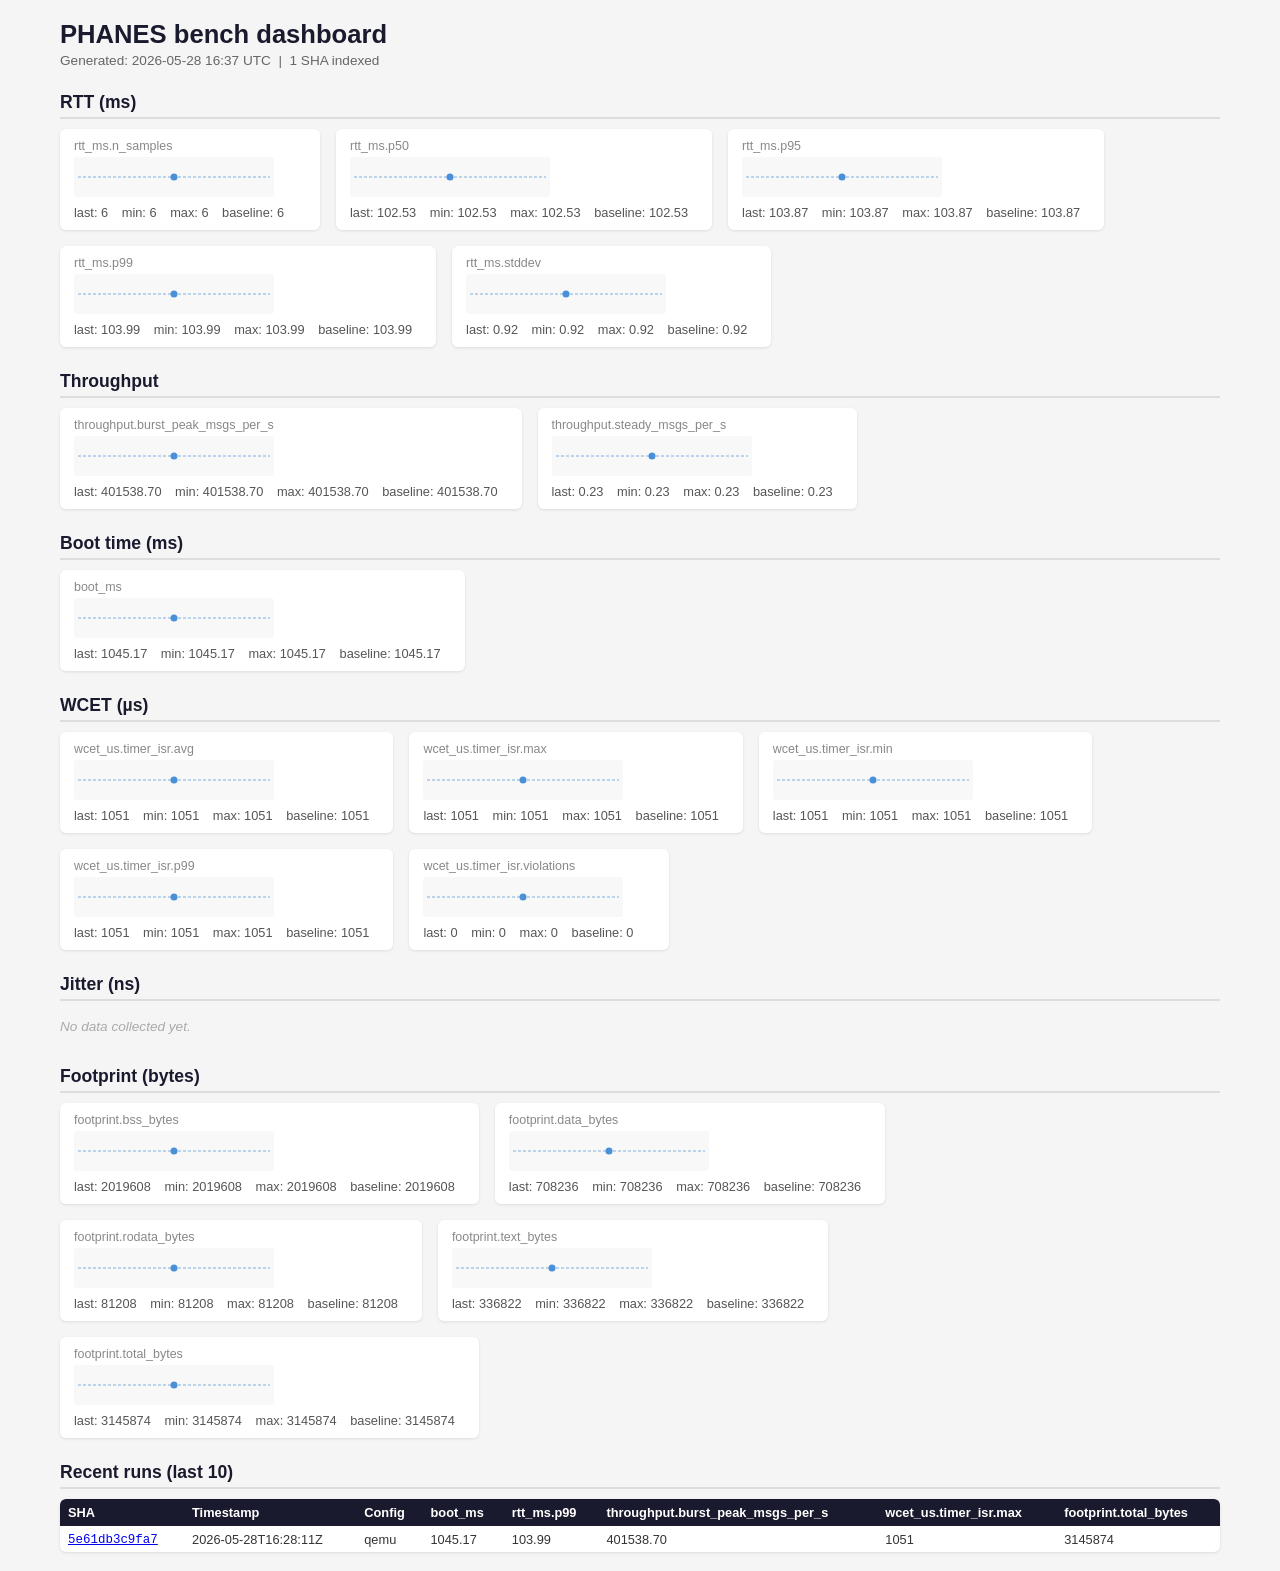
<file: bench/dashboard.html>
<!DOCTYPE html>
<html lang="en">
<head>
<meta charset="UTF-8">
<meta name="viewport" content="width=device-width, initial-scale=1">
<title>PHANES bench dashboard</title>
<style>
* { box-sizing: border-box; margin: 0; padding: 0; }
body { font-family: -apple-system, BlinkMacSystemFont, 'Segoe UI', sans-serif;
       background: #f5f5f5; color: #333; }
.wrap { max-width: 1200px; margin: 0 auto; padding: 20px; }
h1 { font-size: 1.6rem; margin-bottom: 4px; color: #1a1a2e; }
.sub { font-size: 0.85rem; color: #666; margin-bottom: 24px; }
h2 { font-size: 1.1rem; margin: 24px 0 10px; color: #1a1a2e;
     border-bottom: 2px solid #ddd; padding-bottom: 4px; }
h3 { font-size: 0.9rem; color: #555; margin: 12px 0 6px; }
.metrics-grid { display: flex; flex-wrap: wrap; gap: 16px; }
.metric-card { background: #fff; border-radius: 6px; padding: 10px 14px;
               box-shadow: 0 1px 3px rgba(0,0,0,.1); min-width: 260px; }
.metric-card .title { font-size: 0.78rem; color: #888; margin-bottom: 4px; }
.metric-card .stats { font-size: 0.8rem; color: #555; margin-top: 4px; }
.metric-card .stats span { margin-right: 10px; }
table { border-collapse: collapse; width: 100%; font-size: 0.8rem;
        background: #fff; border-radius: 6px; overflow: hidden;
        box-shadow: 0 1px 3px rgba(0,0,0,.1); }
th { background: #1a1a2e; color: #fff; padding: 6px 8px;
     text-align: left; font-weight: 600; white-space: nowrap; }
td { padding: 5px 8px; border-bottom: 1px solid #eee; white-space: nowrap; }
tr:last-child td { border-bottom: none; }
tr:hover td { background: #f9f9f9; }
.sha-link { font-family: monospace; font-size: 0.78rem; }
.cell-good { background: #d4edda; color: #155724; }
.cell-bad  { background: #f8d7da; color: #721c24; }
.cell-neutral { }
.no-data { color: #aaa; font-style: italic; font-size: 0.85rem; padding: 8px 0; }
</style>
</head>
<body><div class="wrap">
<h1>PHANES bench dashboard</h1>
<p class="sub">Generated: 2026-05-28 16:37 UTC &nbsp;|&nbsp; 1 SHA indexed</p>
<h2>RTT (ms)</h2>
<div class="metrics-grid">
<div class="metric-card">
<div class="title">rtt_ms.n_samples</div>
<svg width="200" height="40" xmlns="http://www.w3.org/2000/svg" style="background:#f8f8f8;border-radius:3px;overflow:visible"><line x1="4" y1="20.0" x2="196" y2="20.0" stroke="#4a90d9" stroke-width="1" stroke-dasharray="3,2" opacity="0.7"/><circle cx="100.0" cy="20.0" r="3.5" fill="#4a90d9"><title>5e61db3c: 6</title></circle></svg>
<div class="stats">
<span>last: 6</span>
<span>min: 6</span>
<span>max: 6</span>
<span>baseline: 6</span>
</div>
</div>
<div class="metric-card">
<div class="title">rtt_ms.p50</div>
<svg width="200" height="40" xmlns="http://www.w3.org/2000/svg" style="background:#f8f8f8;border-radius:3px;overflow:visible"><line x1="4" y1="20.0" x2="196" y2="20.0" stroke="#4a90d9" stroke-width="1" stroke-dasharray="3,2" opacity="0.7"/><circle cx="100.0" cy="20.0" r="3.5" fill="#4a90d9"><title>5e61db3c: 102.532</title></circle></svg>
<div class="stats">
<span>last: 102.53</span>
<span>min: 102.53</span>
<span>max: 102.53</span>
<span>baseline: 102.53</span>
</div>
</div>
<div class="metric-card">
<div class="title">rtt_ms.p95</div>
<svg width="200" height="40" xmlns="http://www.w3.org/2000/svg" style="background:#f8f8f8;border-radius:3px;overflow:visible"><line x1="4" y1="20.0" x2="196" y2="20.0" stroke="#4a90d9" stroke-width="1" stroke-dasharray="3,2" opacity="0.7"/><circle cx="100.0" cy="20.0" r="3.5" fill="#4a90d9"><title>5e61db3c: 103.870</title></circle></svg>
<div class="stats">
<span>last: 103.87</span>
<span>min: 103.87</span>
<span>max: 103.87</span>
<span>baseline: 103.87</span>
</div>
</div>
<div class="metric-card">
<div class="title">rtt_ms.p99</div>
<svg width="200" height="40" xmlns="http://www.w3.org/2000/svg" style="background:#f8f8f8;border-radius:3px;overflow:visible"><line x1="4" y1="20.0" x2="196" y2="20.0" stroke="#4a90d9" stroke-width="1" stroke-dasharray="3,2" opacity="0.7"/><circle cx="100.0" cy="20.0" r="3.5" fill="#4a90d9"><title>5e61db3c: 103.990</title></circle></svg>
<div class="stats">
<span>last: 103.99</span>
<span>min: 103.99</span>
<span>max: 103.99</span>
<span>baseline: 103.99</span>
</div>
</div>
<div class="metric-card">
<div class="title">rtt_ms.stddev</div>
<svg width="200" height="40" xmlns="http://www.w3.org/2000/svg" style="background:#f8f8f8;border-radius:3px;overflow:visible"><line x1="4" y1="20.0" x2="196" y2="20.0" stroke="#4a90d9" stroke-width="1" stroke-dasharray="3,2" opacity="0.7"/><circle cx="100.0" cy="20.0" r="3.5" fill="#4a90d9"><title>5e61db3c: 0.915</title></circle></svg>
<div class="stats">
<span>last: 0.92</span>
<span>min: 0.92</span>
<span>max: 0.92</span>
<span>baseline: 0.92</span>
</div>
</div>
</div>
<h2>Throughput</h2>
<div class="metrics-grid">
<div class="metric-card">
<div class="title">throughput.burst_peak_msgs_per_s</div>
<svg width="200" height="40" xmlns="http://www.w3.org/2000/svg" style="background:#f8f8f8;border-radius:3px;overflow:visible"><line x1="4" y1="20.0" x2="196" y2="20.0" stroke="#4a90d9" stroke-width="1" stroke-dasharray="3,2" opacity="0.7"/><circle cx="100.0" cy="20.0" r="3.5" fill="#4a90d9"><title>5e61db3c: 401538.700</title></circle></svg>
<div class="stats">
<span>last: 401538.70</span>
<span>min: 401538.70</span>
<span>max: 401538.70</span>
<span>baseline: 401538.70</span>
</div>
</div>
<div class="metric-card">
<div class="title">throughput.steady_msgs_per_s</div>
<svg width="200" height="40" xmlns="http://www.w3.org/2000/svg" style="background:#f8f8f8;border-radius:3px;overflow:visible"><line x1="4" y1="20.0" x2="196" y2="20.0" stroke="#4a90d9" stroke-width="1" stroke-dasharray="3,2" opacity="0.7"/><circle cx="100.0" cy="20.0" r="3.5" fill="#4a90d9"><title>5e61db3c: 0.230</title></circle></svg>
<div class="stats">
<span>last: 0.23</span>
<span>min: 0.23</span>
<span>max: 0.23</span>
<span>baseline: 0.23</span>
</div>
</div>
</div>
<h2>Boot time (ms)</h2>
<div class="metrics-grid">
<div class="metric-card">
<div class="title">boot_ms</div>
<svg width="200" height="40" xmlns="http://www.w3.org/2000/svg" style="background:#f8f8f8;border-radius:3px;overflow:visible"><line x1="4" y1="20.0" x2="196" y2="20.0" stroke="#4a90d9" stroke-width="1" stroke-dasharray="3,2" opacity="0.7"/><circle cx="100.0" cy="20.0" r="3.5" fill="#4a90d9"><title>5e61db3c: 1045.167</title></circle></svg>
<div class="stats">
<span>last: 1045.17</span>
<span>min: 1045.17</span>
<span>max: 1045.17</span>
<span>baseline: 1045.17</span>
</div>
</div>
</div>
<h2>WCET (µs)</h2>
<div class="metrics-grid">
<div class="metric-card">
<div class="title">wcet_us.timer_isr.avg</div>
<svg width="200" height="40" xmlns="http://www.w3.org/2000/svg" style="background:#f8f8f8;border-radius:3px;overflow:visible"><line x1="4" y1="20.0" x2="196" y2="20.0" stroke="#4a90d9" stroke-width="1" stroke-dasharray="3,2" opacity="0.7"/><circle cx="100.0" cy="20.0" r="3.5" fill="#4a90d9"><title>5e61db3c: 1051</title></circle></svg>
<div class="stats">
<span>last: 1051</span>
<span>min: 1051</span>
<span>max: 1051</span>
<span>baseline: 1051</span>
</div>
</div>
<div class="metric-card">
<div class="title">wcet_us.timer_isr.max</div>
<svg width="200" height="40" xmlns="http://www.w3.org/2000/svg" style="background:#f8f8f8;border-radius:3px;overflow:visible"><line x1="4" y1="20.0" x2="196" y2="20.0" stroke="#4a90d9" stroke-width="1" stroke-dasharray="3,2" opacity="0.7"/><circle cx="100.0" cy="20.0" r="3.5" fill="#4a90d9"><title>5e61db3c: 1051</title></circle></svg>
<div class="stats">
<span>last: 1051</span>
<span>min: 1051</span>
<span>max: 1051</span>
<span>baseline: 1051</span>
</div>
</div>
<div class="metric-card">
<div class="title">wcet_us.timer_isr.min</div>
<svg width="200" height="40" xmlns="http://www.w3.org/2000/svg" style="background:#f8f8f8;border-radius:3px;overflow:visible"><line x1="4" y1="20.0" x2="196" y2="20.0" stroke="#4a90d9" stroke-width="1" stroke-dasharray="3,2" opacity="0.7"/><circle cx="100.0" cy="20.0" r="3.5" fill="#4a90d9"><title>5e61db3c: 1051</title></circle></svg>
<div class="stats">
<span>last: 1051</span>
<span>min: 1051</span>
<span>max: 1051</span>
<span>baseline: 1051</span>
</div>
</div>
<div class="metric-card">
<div class="title">wcet_us.timer_isr.p99</div>
<svg width="200" height="40" xmlns="http://www.w3.org/2000/svg" style="background:#f8f8f8;border-radius:3px;overflow:visible"><line x1="4" y1="20.0" x2="196" y2="20.0" stroke="#4a90d9" stroke-width="1" stroke-dasharray="3,2" opacity="0.7"/><circle cx="100.0" cy="20.0" r="3.5" fill="#4a90d9"><title>5e61db3c: 1051</title></circle></svg>
<div class="stats">
<span>last: 1051</span>
<span>min: 1051</span>
<span>max: 1051</span>
<span>baseline: 1051</span>
</div>
</div>
<div class="metric-card">
<div class="title">wcet_us.timer_isr.violations</div>
<svg width="200" height="40" xmlns="http://www.w3.org/2000/svg" style="background:#f8f8f8;border-radius:3px;overflow:visible"><line x1="4" y1="20.0" x2="196" y2="20.0" stroke="#4a90d9" stroke-width="1" stroke-dasharray="3,2" opacity="0.7"/><circle cx="100.0" cy="20.0" r="3.5" fill="#4a90d9"><title>5e61db3c: 0</title></circle></svg>
<div class="stats">
<span>last: 0</span>
<span>min: 0</span>
<span>max: 0</span>
<span>baseline: 0</span>
</div>
</div>
</div>
<h2>Jitter (ns)</h2>
<div class="metrics-grid">
<p class="no-data">No data collected yet.</p>
</div>
<h2>Footprint (bytes)</h2>
<div class="metrics-grid">
<div class="metric-card">
<div class="title">footprint.bss_bytes</div>
<svg width="200" height="40" xmlns="http://www.w3.org/2000/svg" style="background:#f8f8f8;border-radius:3px;overflow:visible"><line x1="4" y1="20.0" x2="196" y2="20.0" stroke="#4a90d9" stroke-width="1" stroke-dasharray="3,2" opacity="0.7"/><circle cx="100.0" cy="20.0" r="3.5" fill="#4a90d9"><title>5e61db3c: 2019608</title></circle></svg>
<div class="stats">
<span>last: 2019608</span>
<span>min: 2019608</span>
<span>max: 2019608</span>
<span>baseline: 2019608</span>
</div>
</div>
<div class="metric-card">
<div class="title">footprint.data_bytes</div>
<svg width="200" height="40" xmlns="http://www.w3.org/2000/svg" style="background:#f8f8f8;border-radius:3px;overflow:visible"><line x1="4" y1="20.0" x2="196" y2="20.0" stroke="#4a90d9" stroke-width="1" stroke-dasharray="3,2" opacity="0.7"/><circle cx="100.0" cy="20.0" r="3.5" fill="#4a90d9"><title>5e61db3c: 708236</title></circle></svg>
<div class="stats">
<span>last: 708236</span>
<span>min: 708236</span>
<span>max: 708236</span>
<span>baseline: 708236</span>
</div>
</div>
<div class="metric-card">
<div class="title">footprint.rodata_bytes</div>
<svg width="200" height="40" xmlns="http://www.w3.org/2000/svg" style="background:#f8f8f8;border-radius:3px;overflow:visible"><line x1="4" y1="20.0" x2="196" y2="20.0" stroke="#4a90d9" stroke-width="1" stroke-dasharray="3,2" opacity="0.7"/><circle cx="100.0" cy="20.0" r="3.5" fill="#4a90d9"><title>5e61db3c: 81208</title></circle></svg>
<div class="stats">
<span>last: 81208</span>
<span>min: 81208</span>
<span>max: 81208</span>
<span>baseline: 81208</span>
</div>
</div>
<div class="metric-card">
<div class="title">footprint.text_bytes</div>
<svg width="200" height="40" xmlns="http://www.w3.org/2000/svg" style="background:#f8f8f8;border-radius:3px;overflow:visible"><line x1="4" y1="20.0" x2="196" y2="20.0" stroke="#4a90d9" stroke-width="1" stroke-dasharray="3,2" opacity="0.7"/><circle cx="100.0" cy="20.0" r="3.5" fill="#4a90d9"><title>5e61db3c: 336822</title></circle></svg>
<div class="stats">
<span>last: 336822</span>
<span>min: 336822</span>
<span>max: 336822</span>
<span>baseline: 336822</span>
</div>
</div>
<div class="metric-card">
<div class="title">footprint.total_bytes</div>
<svg width="200" height="40" xmlns="http://www.w3.org/2000/svg" style="background:#f8f8f8;border-radius:3px;overflow:visible"><line x1="4" y1="20.0" x2="196" y2="20.0" stroke="#4a90d9" stroke-width="1" stroke-dasharray="3,2" opacity="0.7"/><circle cx="100.0" cy="20.0" r="3.5" fill="#4a90d9"><title>5e61db3c: 3145874</title></circle></svg>
<div class="stats">
<span>last: 3145874</span>
<span>min: 3145874</span>
<span>max: 3145874</span>
<span>baseline: 3145874</span>
</div>
</div>
</div>
<h2>Recent runs (last 10)</h2>
<table>
<thead><tr>
<th>SHA</th><th>Timestamp</th><th>Config</th>
<th>boot_ms</th>
<th>rtt_ms.p99</th>
<th>throughput.burst_peak_msgs_per_s</th>
<th>wcet_us.timer_isr.max</th>
<th>footprint.total_bytes</th>
</tr></thead>
<tbody>
<tr>
<td><a class="sha-link" href="https://github.com/fgrg1978/AzOS/commit/5e61db3c9fa7" target="_blank">5e61db3c9fa7</a></td>
<td>2026-05-28T16:28:11Z</td>
<td>qemu</td>
<td class="cell-neutral">1045.17</td>
<td class="cell-neutral">103.99</td>
<td class="cell-neutral">401538.70</td>
<td class="cell-neutral">1051</td>
<td class="cell-neutral">3145874</td>
</tr>
</tbody></table>
</div></body></html>
</file>
